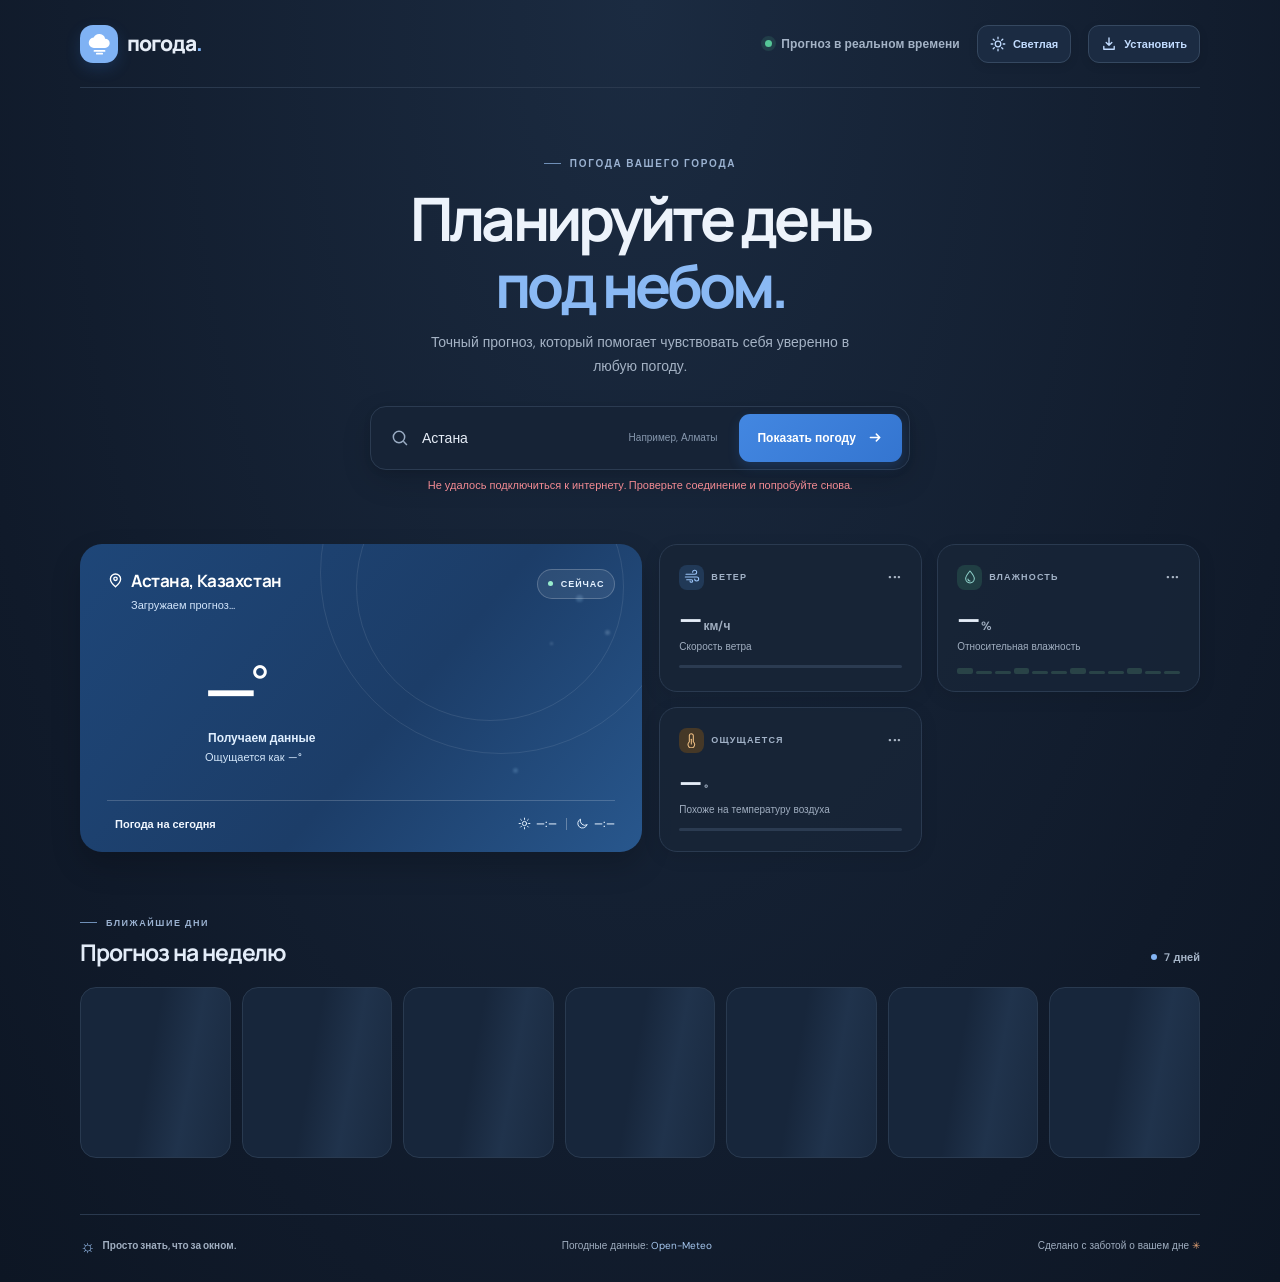
<file: index.html>
<!doctype html>
<html lang="ru" data-theme="dark">
  <head>
    <meta charset="UTF-8" />
    <meta name="viewport" content="width=device-width, initial-scale=1.0" />
    <meta name="theme-color" content="#101a2a" />
    <meta name="description" content="Простой прогноз погоды на сегодня и на 7 дней." />
    <title>Погода — прогноз рядом</title>
    <link rel="manifest" href="./manifest.webmanifest" />
    <link rel="icon" href="./icons/icon-192.png" type="image/png" />
    <link rel="apple-touch-icon" href="./icons/icon-192.png" />
    <link rel="preconnect" href="https://fonts.googleapis.com" />
    <link rel="preconnect" href="https://fonts.gstatic.com" crossorigin />
    <link href="https://fonts.googleapis.com/css2?family=DM+Sans:wght@400;500;600;700&family=Manrope:wght@400;500;600;700;800&display=swap" rel="stylesheet" />
    <script>
      try {
        document.documentElement.dataset.theme = localStorage.getItem("weather-theme") || "dark";
      } catch {
        document.documentElement.dataset.theme = "dark";
      }
    </script>
    <link rel="stylesheet" href="style.css?v=4" />
    <script src="app.js?v=4" defer></script>
  </head>
  <body>
    <div class="page-shell">
      <header class="topbar">
        <a class="brand" href="#top" aria-label="Погода — на главную">
          <span class="brand-mark" aria-hidden="true">
            <svg viewBox="0 0 40 40" fill="none"><path d="M12 26.5h16.2a6.8 6.8 0 0 0 .2-13.6 9 9 0 0 0-17-1.7A7.6 7.6 0 0 0 12 26.5Z" fill="currentColor"/><path d="M12.5 31h15M16 35h8" stroke="currentColor" stroke-width="2.5" stroke-linecap="round"/></svg>
          </span>
          <span>погода<span class="brand-dot">.</span></span>
        </a>
        <div class="topbar-actions">
          <div class="topbar-note"><span class="live-dot"></span> Прогноз в реальном времени</div>
          <button class="theme-button" id="theme-button" type="button" aria-label="Переключить на светлую тему" title="Переключить тему">
            <svg class="theme-icon" viewBox="0 0 20 20" aria-hidden="true"><circle cx="10" cy="10" r="3.5"/><path d="M10 1.5v2m0 13v2m8.5-8.5h-2m-13 0h-2m14.5-6-1.4 1.4m-9.2 9.2L4 16m12 0-1.4-1.4M4 4l1.4 1.4"/></svg>
            <span class="theme-label">Светлая</span>
          </button>
          <button class="install-button" id="install-button" type="button" aria-label="Установить приложение">
            <svg viewBox="0 0 20 20" aria-hidden="true"><path d="M10 2.5v9m0 0 3.5-3.5M10 11.5 6.5 8M3.5 13v3.5h13V13" /></svg>
            <span>Установить</span>
          </button>
        </div>
      </header>

      <main id="top">
        <section class="intro" aria-labelledby="page-title">
          <div class="eyebrow"><span class="eyebrow-line"></span> ПОГОДА ВАШЕГО ГОРОДА</div>
          <h1 id="page-title">Планируйте день<br /><span>под небом.</span></h1>
          <p class="intro-copy">Точный прогноз, который помогает чувствовать себя уверенно в любую погоду.</p>

          <form class="search-form" id="search-form" autocomplete="off">
            <label class="search-box" for="city-input">
              <svg class="search-icon" viewBox="0 0 24 24" aria-hidden="true"><circle cx="10.8" cy="10.8" r="6.8"/><path d="m16 16 4.3 4.3"/></svg>
              <input id="city-input" name="city" type="search" placeholder="Введите город" value="Астана" aria-label="Название города" required minlength="2" />
              <span class="input-hint">Например, Алматы</span>
            </label>
            <button class="search-button" id="search-button" type="submit">
              <span class="button-label">Показать погоду</span>
              <span class="button-spinner" aria-hidden="true"></span>
              <svg viewBox="0 0 20 20" aria-hidden="true"><path d="M4 10h11m-4-4 4 4-4 4"/></svg>
            </button>
            <div class="search-results" id="search-results" role="listbox" aria-label="Выберите город"></div>
          </form>
          <p class="form-message" id="form-message" role="status" aria-live="polite"></p>
        </section>

        <section class="weather-layout" id="weather-panel" aria-label="Погода" aria-busy="true">
          <article class="current-card">
            <div class="card-orb orb-one"></div><div class="card-orb orb-two"></div>
            <div class="current-topline">
              <div>
                <div class="location-label"><svg viewBox="0 0 20 20" aria-hidden="true"><path d="M16 8.3c0 4.2-6 9.1-6 9.1S4 12.5 4 8.3a6 6 0 1 1 12 0Z"/><circle cx="10" cy="8" r="2"/></svg><span id="location-name">Астана, Казахстан</span></div>
                <p class="local-time" id="local-time">Загружаем прогноз…</p>
              </div>
              <span class="today-pill"><span class="live-dot"></span> СЕЙЧАС</span>
            </div>
            <div class="current-main">
              <div class="current-condition">
                <div class="weather-icon current-icon" id="current-icon" aria-hidden="true"></div>
                <div class="temperature-wrap">
                  <div class="temperature" id="temperature">—<span>°</span></div>
                  <div class="condition-label" id="condition-label">Получаем данные</div>
                </div>
              </div>
              <div class="high-low" id="high-low">Ощущается как —°</div>
            </div>
            <div class="current-bottom">
              <div class="today-summary"><span class="summary-icon" id="today-icon" aria-hidden="true"></span><span id="today-summary">Погода на сегодня</span></div>
              <div class="sun-times"><span><svg viewBox="0 0 20 20" aria-hidden="true"><circle cx="10" cy="10" r="3.3"/><path d="M10 1.7v2m0 12.6v2M1.7 10h2m12.6 0h2m-14.2-6.3 1.4 1.4m9 9 1.4 1.4m0-11.8-1.4 1.4m-9 9-1.4 1.4"/></svg><b id="sunrise">—:—</b></span><i></i><span><svg viewBox="0 0 20 20" aria-hidden="true"><path d="M16.8 12.2A7.2 7.2 0 0 1 7 3.3a7.2 7.2 0 1 0 9.8 8.9Z"/></svg><b id="sunset">—:—</b></span></div>
            </div>
          </article>

          <div class="detail-grid" aria-label="Погодные показатели">
            <article class="detail-card">
              <div class="detail-heading"><span class="detail-icon wind-icon"><svg viewBox="0 0 24 24" aria-hidden="true"><path d="M3 8h13a3 3 0 1 0-3-3M2 12h17a3 3 0 1 1-3 3M4 16h7a2 2 0 1 1-2 2"/></svg></span><span>ВЕТЕР</span><span class="detail-kebab">···</span></div>
              <div class="detail-value"><span id="wind-value">—</span><small> км/ч</small></div>
              <div class="detail-note" id="wind-note">Скорость ветра</div>
              <div class="wind-meter"><span id="wind-meter-fill"></span></div>
            </article>
            <article class="detail-card">
              <div class="detail-heading"><span class="detail-icon humidity-icon"><svg viewBox="0 0 24 24" aria-hidden="true"><path d="M12 3s-6.5 7.4-6.5 11.4a6.5 6.5 0 1 0 13 0C18.5 10.4 12 3 12 3Z"/><path d="M9 15a3 3 0 0 0 3 3"/></svg></span><span>ВЛАЖНОСТЬ</span><span class="detail-kebab">···</span></div>
              <div class="detail-value"><span id="humidity-value">—</span><small>%</small></div>
              <div class="detail-note">Относительная влажность</div>
              <div class="humidity-bars" aria-hidden="true"><i></i><i></i><i></i><i></i><i></i><i></i><i></i><i></i><i></i><i></i><i></i><i></i></div>
            </article>
            <article class="detail-card feels-card">
              <div class="detail-heading"><span class="detail-icon feels-icon"><svg viewBox="0 0 24 24" aria-hidden="true"><path d="M14 14.8V5.5a3 3 0 0 0-6 0v9.3a5 5 0 1 0 6 0Z"/><path d="M11 11v7"/></svg></span><span>ОЩУЩАЕТСЯ</span><span class="detail-kebab">···</span></div>
              <div class="detail-value"><span id="feels-value">—</span><small>°</small></div>
              <div class="detail-note" id="feels-note">Похоже на температуру воздуха</div>
              <div class="feels-track"><span id="feels-track-fill"></span></div>
            </article>
          </div>
        </section>

        <section class="forecast-section" aria-labelledby="forecast-title">
          <div class="section-heading">
            <div><div class="eyebrow"><span class="eyebrow-line"></span> БЛИЖАЙШИЕ ДНИ</div><h2 id="forecast-title">Прогноз на неделю</h2></div>
            <div class="week-label"><span class="week-label-dot"></span> 7 дней</div>
          </div>
          <div class="forecast-grid" id="forecast-grid" aria-live="polite">
            <div class="forecast-skeleton"></div><div class="forecast-skeleton"></div><div class="forecast-skeleton"></div><div class="forecast-skeleton"></div><div class="forecast-skeleton"></div><div class="forecast-skeleton"></div><div class="forecast-skeleton"></div>
          </div>
        </section>
      </main>

      <footer class="footer">
        <div class="footer-brand"><span class="footer-mark">☼</span><span>Просто знать, что за окном.</span></div>
        <p>Погодные данные: <a href="https://open-meteo.com/" target="_blank" rel="noreferrer">Open-Meteo</a></p>
        <p class="footer-credit">Сделано с заботой о вашем дне <span>✳</span></p>
      </footer>
    </div>
  </body>
</html>
</file>
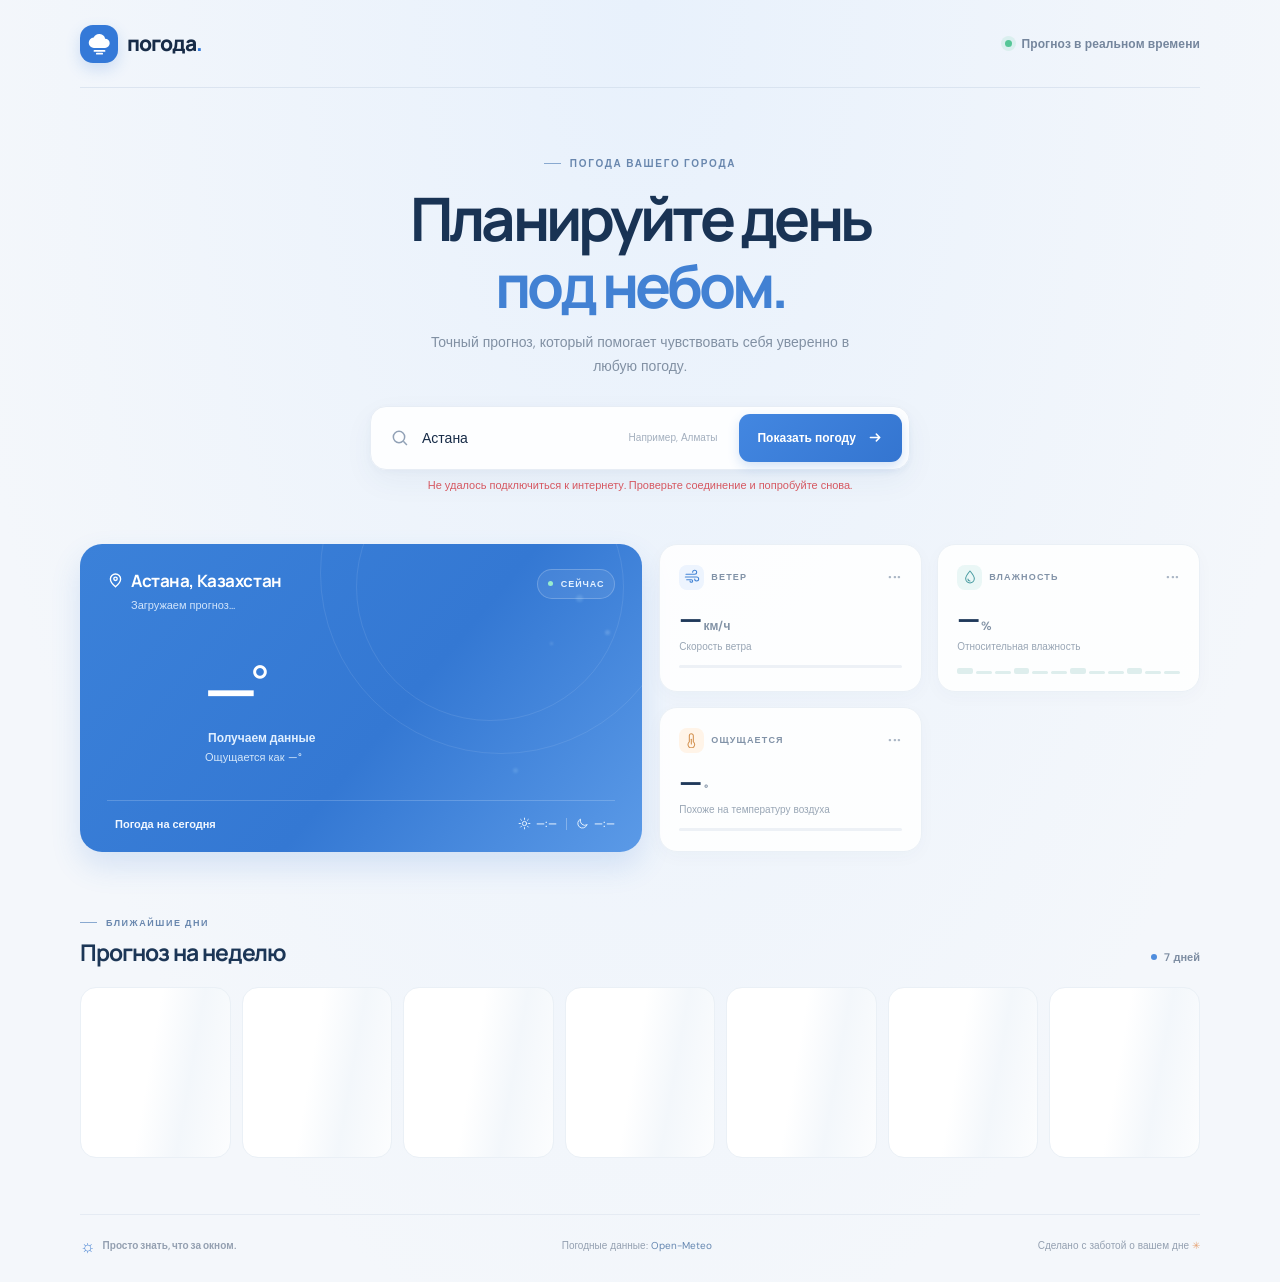
<file: Weather App GitHub Pages/index.html>
<!doctype html>
<html lang="ru">
  <head>
    <meta charset="UTF-8" />
    <meta name="viewport" content="width=device-width, initial-scale=1.0" />
    <meta name="theme-color" content="#f3f7fb" />
    <meta name="description" content="Простой прогноз погоды на сегодня и на 7 дней." />
    <title>Погода — прогноз рядом</title>
    <link rel="preconnect" href="https://fonts.googleapis.com" />
    <link rel="preconnect" href="https://fonts.gstatic.com" crossorigin />
    <link href="https://fonts.googleapis.com/css2?family=DM+Sans:wght@400;500;600;700&family=Manrope:wght@400;500;600;700;800&display=swap" rel="stylesheet" />
    <link rel="stylesheet" href="style.css" />
    <script src="app.js" defer></script>
  </head>
  <body>
    <div class="page-shell">
      <header class="topbar">
        <a class="brand" href="#top" aria-label="Погода — на главную">
          <span class="brand-mark" aria-hidden="true">
            <svg viewBox="0 0 40 40" fill="none"><path d="M12 26.5h16.2a6.8 6.8 0 0 0 .2-13.6 9 9 0 0 0-17-1.7A7.6 7.6 0 0 0 12 26.5Z" fill="currentColor"/><path d="M12.5 31h15M16 35h8" stroke="currentColor" stroke-width="2.5" stroke-linecap="round"/></svg>
          </span>
          <span>погода<span class="brand-dot">.</span></span>
        </a>
        <div class="topbar-note"><span class="live-dot"></span> Прогноз в реальном времени</div>
      </header>

      <main id="top">
        <section class="intro" aria-labelledby="page-title">
          <div class="eyebrow"><span class="eyebrow-line"></span> ПОГОДА ВАШЕГО ГОРОДА</div>
          <h1 id="page-title">Планируйте день<br /><span>под небом.</span></h1>
          <p class="intro-copy">Точный прогноз, который помогает чувствовать себя уверенно в любую погоду.</p>

          <form class="search-form" id="search-form" autocomplete="off">
            <label class="search-box" for="city-input">
              <svg class="search-icon" viewBox="0 0 24 24" aria-hidden="true"><circle cx="10.8" cy="10.8" r="6.8"/><path d="m16 16 4.3 4.3"/></svg>
              <input id="city-input" name="city" type="search" placeholder="Введите город" value="Астана" aria-label="Название города" required minlength="2" />
              <span class="input-hint">Например, Алматы</span>
            </label>
            <button class="search-button" id="search-button" type="submit">
              <span class="button-label">Показать погоду</span>
              <span class="button-spinner" aria-hidden="true"></span>
              <svg viewBox="0 0 20 20" aria-hidden="true"><path d="M4 10h11m-4-4 4 4-4 4"/></svg>
            </button>
            <div class="search-results" id="search-results" role="listbox" aria-label="Выберите город"></div>
          </form>
          <p class="form-message" id="form-message" role="status" aria-live="polite"></p>
        </section>

        <section class="weather-layout" id="weather-panel" aria-label="Погода" aria-busy="true">
          <article class="current-card">
            <div class="card-orb orb-one"></div><div class="card-orb orb-two"></div>
            <div class="current-topline">
              <div>
                <div class="location-label"><svg viewBox="0 0 20 20" aria-hidden="true"><path d="M16 8.3c0 4.2-6 9.1-6 9.1S4 12.5 4 8.3a6 6 0 1 1 12 0Z"/><circle cx="10" cy="8" r="2"/></svg><span id="location-name">Астана, Казахстан</span></div>
                <p class="local-time" id="local-time">Загружаем прогноз…</p>
              </div>
              <span class="today-pill"><span class="live-dot"></span> СЕЙЧАС</span>
            </div>
            <div class="current-main">
              <div class="current-condition">
                <div class="weather-icon current-icon" id="current-icon" aria-hidden="true"></div>
                <div class="temperature-wrap">
                  <div class="temperature" id="temperature">—<span>°</span></div>
                  <div class="condition-label" id="condition-label">Получаем данные</div>
                </div>
              </div>
              <div class="high-low" id="high-low">Ощущается как —°</div>
            </div>
            <div class="current-bottom">
              <div class="today-summary"><span class="summary-icon" id="today-icon" aria-hidden="true"></span><span id="today-summary">Погода на сегодня</span></div>
              <div class="sun-times"><span><svg viewBox="0 0 20 20" aria-hidden="true"><circle cx="10" cy="10" r="3.3"/><path d="M10 1.7v2m0 12.6v2M1.7 10h2m12.6 0h2m-14.2-6.3 1.4 1.4m9 9 1.4 1.4m0-11.8-1.4 1.4m-9 9-1.4 1.4"/></svg><b id="sunrise">—:—</b></span><i></i><span><svg viewBox="0 0 20 20" aria-hidden="true"><path d="M16.8 12.2A7.2 7.2 0 0 1 7 3.3a7.2 7.2 0 1 0 9.8 8.9Z"/></svg><b id="sunset">—:—</b></span></div>
            </div>
          </article>

          <div class="detail-grid" aria-label="Погодные показатели">
            <article class="detail-card">
              <div class="detail-heading"><span class="detail-icon wind-icon"><svg viewBox="0 0 24 24" aria-hidden="true"><path d="M3 8h13a3 3 0 1 0-3-3M2 12h17a3 3 0 1 1-3 3M4 16h7a2 2 0 1 1-2 2"/></svg></span><span>ВЕТЕР</span><span class="detail-kebab">···</span></div>
              <div class="detail-value"><span id="wind-value">—</span><small> км/ч</small></div>
              <div class="detail-note" id="wind-note">Скорость ветра</div>
              <div class="wind-meter"><span id="wind-meter-fill"></span></div>
            </article>
            <article class="detail-card">
              <div class="detail-heading"><span class="detail-icon humidity-icon"><svg viewBox="0 0 24 24" aria-hidden="true"><path d="M12 3s-6.5 7.4-6.5 11.4a6.5 6.5 0 1 0 13 0C18.5 10.4 12 3 12 3Z"/><path d="M9 15a3 3 0 0 0 3 3"/></svg></span><span>ВЛАЖНОСТЬ</span><span class="detail-kebab">···</span></div>
              <div class="detail-value"><span id="humidity-value">—</span><small>%</small></div>
              <div class="detail-note">Относительная влажность</div>
              <div class="humidity-bars" aria-hidden="true"><i></i><i></i><i></i><i></i><i></i><i></i><i></i><i></i><i></i><i></i><i></i><i></i></div>
            </article>
            <article class="detail-card feels-card">
              <div class="detail-heading"><span class="detail-icon feels-icon"><svg viewBox="0 0 24 24" aria-hidden="true"><path d="M14 14.8V5.5a3 3 0 0 0-6 0v9.3a5 5 0 1 0 6 0Z"/><path d="M11 11v7"/></svg></span><span>ОЩУЩАЕТСЯ</span><span class="detail-kebab">···</span></div>
              <div class="detail-value"><span id="feels-value">—</span><small>°</small></div>
              <div class="detail-note" id="feels-note">Похоже на температуру воздуха</div>
              <div class="feels-track"><span id="feels-track-fill"></span></div>
            </article>
          </div>
        </section>

        <section class="forecast-section" aria-labelledby="forecast-title">
          <div class="section-heading">
            <div><div class="eyebrow"><span class="eyebrow-line"></span> БЛИЖАЙШИЕ ДНИ</div><h2 id="forecast-title">Прогноз на неделю</h2></div>
            <div class="week-label"><span class="week-label-dot"></span> 7 дней</div>
          </div>
          <div class="forecast-grid" id="forecast-grid" aria-live="polite">
            <div class="forecast-skeleton"></div><div class="forecast-skeleton"></div><div class="forecast-skeleton"></div><div class="forecast-skeleton"></div><div class="forecast-skeleton"></div><div class="forecast-skeleton"></div><div class="forecast-skeleton"></div>
          </div>
        </section>
      </main>

      <footer class="footer">
        <div class="footer-brand"><span class="footer-mark">☼</span><span>Просто знать, что за окном.</span></div>
        <p>Погодные данные: <a href="https://open-meteo.com/" target="_blank" rel="noreferrer">Open-Meteo</a></p>
        <p class="footer-credit">Сделано с заботой о вашем дне <span>✳</span></p>
      </footer>
    </div>
  </body>
</html>
</file>
<file: style.css>
:root {
  color-scheme: light;
  --ink: #172b47;
  --muted: #8291a5;
  --blue: #3479d8;
  --blue-dark: #2266c5;
  --line: #e9eef5;
  --paper: #ffffff;
  --bg: #f4f7fb;
  font-family: "DM Sans", sans-serif;
  font-synthesis: none;
  text-rendering: optimizeLegibility;
}

* { box-sizing: border-box; }
html { min-width: 320px; scroll-behavior: smooth; }
body { margin: 0; min-height: 100vh; color: var(--ink); background: radial-gradient(ellipse at 50% 0%, #e8f1fc 0%, #f4f7fb 43rem, #f4f7fb 100%); }
button, input { font: inherit; }
button { -webkit-tap-highlight-color: transparent; }
.page-shell { width: min(1120px, calc(100% - 64px)); margin: 0 auto; }
.topbar { height: 88px; display: flex; align-items: center; justify-content: space-between; border-bottom: 1px solid rgba(206, 218, 232, .58); }
.brand { display: inline-flex; align-items: center; gap: 9px; color: var(--ink); text-decoration: none; font: 800 21px/1 "Manrope", sans-serif; letter-spacing: -1px; }
.brand-mark { width: 38px; height: 38px; display: grid; place-items: center; color: #fff; background: var(--blue); border-radius: 13px; box-shadow: 0 6px 15px #3479d833; }
.brand-mark svg { width: 27px; }
.brand-dot { color: var(--blue); }
.topbar-note { display: flex; align-items: center; gap: 9px; color: #75869d; font-size: 12px; font-weight: 600; letter-spacing: .01em; }
.topbar-actions { display: flex; align-items: center; gap: 17px; }
.install-button { display: inline-flex; align-items: center; justify-content: center; gap: 7px; min-height: 38px; padding: 0 12px; border: 1px solid #dce7f5; border-radius: 11px; color: #3479d8; background: #fff; box-shadow: 0 3px 10px #3151780b; cursor: pointer; font-size: 11px; font-weight: 700; transition: transform .2s ease, box-shadow .2s ease, background .2s ease; }
.install-button:hover { background: #f6f9fe; box-shadow: 0 6px 14px #31517814; transform: translateY(-1px); }
.install-button:focus-visible { outline: 3px solid #79a9ec88; outline-offset: 2px; }
.install-button svg { width: 16px; height: 16px; fill: none; stroke: currentColor; stroke-width: 1.7; stroke-linecap: round; stroke-linejoin: round; }
.install-button[hidden] { display: none; }
.theme-button { display: inline-flex; align-items: center; justify-content: center; gap: 7px; min-height: 38px; padding: 0 12px; border: 1px solid #dce7f5; border-radius: 11px; color: #3479d8; background: #fff; box-shadow: 0 3px 10px #3151780b; cursor: pointer; font-size: 11px; font-weight: 700; transition: transform .2s ease, box-shadow .2s ease, background .2s ease; }
.theme-button:hover { background: #f6f9fe; box-shadow: 0 6px 14px #31517814; transform: translateY(-1px); }
.theme-button:focus-visible { outline: 3px solid #79a9ec88; outline-offset: 2px; }
.theme-button svg { width: 16px; height: 16px; fill: none; stroke: currentColor; stroke-width: 1.6; stroke-linecap: round; stroke-linejoin: round; }
.live-dot { width: 7px; height: 7px; background: #55c697; display: inline-block; border-radius: 50%; box-shadow: 0 0 0 4px #55c69722; }
.intro { max-width: 630px; margin: 69px auto 50px; text-align: center; }
.eyebrow { display: flex; align-items: center; justify-content: center; gap: 9px; color: #6987ae; font-size: 10px; font-weight: 700; letter-spacing: .17em; }
.eyebrow-line { width: 17px; height: 1px; background: #89a9d0; }
h1, h2 { font-family: "Manrope", sans-serif; }
h1 { margin: 15px 0 12px; color: #193354; font-size: clamp(42px, 6vw, 60px); font-weight: 700; line-height: 1.12; letter-spacing: -.065em; }
h1 span { color: #4281d3; }
.intro-copy { margin: 0 auto; max-width: 430px; color: #8190a3; font-size: 14px; line-height: 1.7; }
.search-form { position: relative; display: flex; gap: 10px; max-width: 540px; margin: 27px auto 0; padding: 7px; border: 1px solid #e7edf5; border-radius: 16px; background: rgba(255,255,255,.91); box-shadow: 0 11px 30px #3151780d, 0 2px 7px #31517808; text-align: left; }
.search-box { display: flex; flex: 1; min-width: 0; align-items: center; gap: 12px; padding: 0 12px; }
.search-icon { width: 20px; height: 20px; fill: none; stroke: #91a1b6; stroke-width: 1.8; flex: none; }
.search-box input { width: 100%; min-width: 0; padding: 10px 0; border: 0; outline: none; color: var(--ink); background: transparent; font-size: 14px; }
.search-box input::placeholder { color: #9aa7b7; }
.input-hint { flex: none; color: #a3afbe; font-size: 10px; }
.search-button { display: inline-flex; align-items: center; justify-content: center; gap: 11px; min-height: 48px; padding: 0 18px; border: 0; border-radius: 11px; color: #fff; background: linear-gradient(135deg, #4387e1, #3475d0); box-shadow: 0 5px 12px #3479d833; cursor: pointer; font-size: 12px; font-weight: 700; white-space: nowrap; transition: transform .2s ease, box-shadow .2s ease, background .2s ease; }
.search-button:hover { background: linear-gradient(135deg, #367bd8, #2869c5); box-shadow: 0 8px 16px #3479d844; transform: translateY(-1px); }
.search-button:focus-visible, .search-box input:focus-visible { outline: 3px solid #79a9ec88; outline-offset: 2px; }
.search-button svg { width: 17px; fill: none; stroke: currentColor; stroke-width: 1.8; stroke-linecap: round; stroke-linejoin: round; }
.button-spinner { display: none; width: 14px; height: 14px; border: 2px solid #ffffff66; border-top-color: #fff; border-radius: 50%; animation: spin .7s linear infinite; }
.search-form.is-loading .button-label, .search-form.is-loading .search-button svg { display: none; }
.search-form.is-loading .button-spinner { display: inline-block; }
.search-button:disabled { cursor: wait; opacity: .85; }
.search-results { position: absolute; z-index: 5; top: calc(100% + 8px); right: 0; left: 0; display: none; padding: 6px; border: 1px solid var(--line); border-radius: 13px; background: #fff; box-shadow: 0 16px 40px #203e631f; }
.search-results.is-visible { display: block; animation: pop-in .18s ease both; }
.city-option { display: flex; width: 100%; align-items: center; gap: 11px; padding: 11px; border: 0; border-radius: 9px; background: transparent; color: var(--ink); text-align: left; cursor: pointer; }
.city-option:hover, .city-option:focus-visible { outline: none; background: #f1f6fc; }
.city-option-pin { width: 31px; height: 31px; display: grid; place-items: center; border-radius: 9px; color: var(--blue); background: #edf4fd; }
.city-option-pin svg { width: 16px; fill: none; stroke: currentColor; stroke-width: 1.7; }
.city-option-main { flex: 1; font-size: 13px; font-weight: 700; }
.city-option-sub { color: #94a2b4; font-size: 11px; }
.city-option-arrow { color: #9caec2; }
.form-message { min-height: 16px; margin: 8px 0 0; color: #da5962; font-size: 11px; }
.form-message.is-info { color: #547ca9; }
.form-message:empty { visibility: hidden; }
.weather-layout { display: grid; grid-template-columns: 1.04fr 1fr; gap: 17px; transition: opacity .25s ease; }
.weather-layout.is-loading { opacity: .67; }
.current-card { position: relative; isolation: isolate; min-height: 306px; overflow: hidden; display: flex; flex-direction: column; justify-content: space-between; padding: 25px 27px 21px; border-radius: 22px; color: #fff; background: linear-gradient(130deg, #3b81d9 0%, #3478d3 56%, #5b9ae7 100%); box-shadow: 0 14px 30px #397cd52a; }
.current-card::before { position: absolute; z-index: -2; top: -152px; right: -40px; width: 360px; height: 360px; border: 1px solid #ffffff17; border-radius: 50%; content: ""; }
.current-card::after { position: absolute; z-index: -2; top: -91px; right: 18px; width: 266px; height: 266px; border: 1px solid #ffffff18; border-radius: 50%; content: ""; }
.card-orb { position: absolute; z-index: -1; border-radius: 50%; background: #a5d7fc; filter: blur(1px); opacity: .2; animation: float 7s ease-in-out infinite; }
.orb-one { top: 51px; right: 59px; width: 7px; height: 7px; box-shadow: 28px 34px 0 -1px #d4ecff, -28px 45px 0 -2px #d4ecff; }
.orb-two { right: 124px; bottom: 79px; width: 5px; height: 5px; animation-delay: -3s; }
.current-topline, .current-bottom { display: flex; align-items: flex-start; justify-content: space-between; gap: 10px; }
.location-label { display: flex; align-items: center; gap: 7px; font-family: "Manrope", sans-serif; font-size: 17px; font-weight: 700; letter-spacing: -.025em; }
.location-label svg { width: 17px; height: 17px; fill: none; stroke: currentColor; stroke-width: 1.6; }
.local-time { margin: 6px 0 0 24px; color: #d2e5fb; font-size: 11px; }
.today-pill { display: inline-flex; align-items: center; gap: 8px; padding: 8px 10px; border: 1px solid #ffffff35; border-radius: 999px; color: #e4f1ff; background: #ffffff13; font-size: 9px; font-weight: 700; letter-spacing: .1em; }
.today-pill .live-dot { width: 5px; height: 5px; background: #98edcd; box-shadow: none; }
.current-main { margin: 18px 0 10px; }
.current-condition { display: flex; align-items: center; gap: 12px; }
.weather-icon { display: flex; align-items: center; justify-content: center; flex: none; }
.weather-icon svg { width: 100%; height: 100%; overflow: visible; }
.current-icon { width: 85px; height: 85px; filter: drop-shadow(0 7px 10px #1751a735); animation: float 5.5s ease-in-out infinite; }
.weather-icon .sun-core { fill: #ffe598; }
.weather-icon .sun-rays { fill: none; stroke: #ffe598; stroke-width: 4; stroke-linecap: round; }
.weather-icon .cloud-main { fill: #f6fbff; }
.weather-icon .cloud-shadow { fill: #d3e7fa; }
.weather-icon .rain-line { stroke: #c8e8ff; stroke-width: 3; stroke-linecap: round; }
.weather-icon .snow-dot { fill: #fff; }
.weather-icon .flash { fill: #ffdf83; }
.weather-icon .fog-line { stroke: #e1f0ff; stroke-width: 3; stroke-linecap: round; }
.temperature { font-family: "Manrope", sans-serif; font-size: 69px; font-weight: 600; line-height: .95; letter-spacing: -.085em; }
.temperature span { vertical-align: 22px; font-size: 38px; font-weight: 500; }
.condition-label { margin: 8px 0 0 4px; color: #e0efff; font-size: 12px; font-weight: 600; }
.high-low { margin: 4px 0 0 98px; color: #d3e6fa; font-size: 11px; }
.current-bottom { align-items: center; padding-top: 16px; border-top: 1px solid #ffffff2e; }
.today-summary { display: flex; align-items: center; gap: 8px; color: #f1f7ff; font-size: 11px; font-weight: 600; }
.summary-icon { font-size: 15px; line-height: 1; }
.sun-times { display: flex; align-items: center; gap: 9px; color: #e3f0fd; font-size: 10px; }
.sun-times span { display: inline-flex; align-items: center; gap: 5px; }
.sun-times svg { width: 13px; height: 13px; fill: none; stroke: currentColor; stroke-width: 1.5; stroke-linecap: round; }
.sun-times i { width: 1px; height: 12px; background: #ffffff4d; }
.sun-times b { font-weight: 600; }
.detail-grid { display: grid; grid-template-columns: 1fr 1fr; gap: 15px; }
.detail-card { position: relative; min-height: 145px; padding: 20px 19px 17px; overflow: hidden; border: 1px solid #eaf0f6; border-radius: 18px; background: rgba(255,255,255,.88); box-shadow: 0 5px 18px #1f3d6007; transition: transform .2s ease, box-shadow .2s ease; }
.detail-card:hover, .forecast-card:hover { transform: translateY(-3px); box-shadow: 0 12px 26px #1f3d6010; }
.detail-heading { display: flex; align-items: center; gap: 7px; color: #8192a7; font-size: 9px; font-weight: 700; letter-spacing: .13em; }
.detail-icon { width: 25px; height: 25px; display: grid; place-items: center; border-radius: 8px; }
.detail-icon svg { width: 16px; height: 16px; fill: none; stroke: currentColor; stroke-width: 1.6; stroke-linecap: round; stroke-linejoin: round; }
.wind-icon { color: #4485d5; background: #edf4fe; }
.humidity-icon { color: #4a9ca2; background: #eaf7f6; }
.feels-icon { color: #d39251; background: #fff4e8; }
.detail-kebab { margin-left: auto; color: #aab6c5; font-size: 15px; letter-spacing: .05em; }
.detail-value { display: flex; align-items: baseline; margin: 14px 0 0; color: #1f395a; font-family: "Manrope", sans-serif; font-size: 30px; font-weight: 700; line-height: 1; letter-spacing: -.06em; }
.detail-value small { margin-left: 3px; color: #8393a6; font-family: "DM Sans", sans-serif; font-size: 12px; font-weight: 600; letter-spacing: 0; }
.detail-note { margin-top: 6px; color: #99a6b5; font-size: 10px; }
.wind-meter, .feels-track { height: 3px; margin-top: 12px; overflow: hidden; border-radius: 99px; background: #edf1f6; }
.wind-meter span, .feels-track span { display: block; width: 0; height: 100%; border-radius: inherit; background: linear-gradient(90deg, #64b7d7, #4383dd); transition: width .55s ease; }
.feels-track span { background: linear-gradient(90deg, #efc478, #e38464); }
.humidity-bars { display: flex; align-items: flex-end; gap: 3px; height: 12px; margin-top: 9px; }
.humidity-bars i { flex: 1; height: 3px; border-radius: 2px; background: #deeeed; transition: height .4s ease, background .4s ease; }
.humidity-bars i:nth-child(3n + 1) { height: 6px; }
.humidity-bars i.active { height: 10px; background: #6dbcb4; }
.forecast-section { margin-top: 65px; }
.section-heading { display: flex; align-items: flex-end; justify-content: space-between; margin-bottom: 19px; }
.section-heading .eyebrow { justify-content: flex-start; font-size: 9px; }
h2 { margin: 7px 0 0; color: #1c3656; font-size: 23px; font-weight: 700; letter-spacing: -.045em; }
.week-label { display: flex; align-items: center; gap: 7px; padding-bottom: 4px; color: #7d8da2; font-size: 11px; font-weight: 600; }
.week-label-dot { width: 6px; height: 6px; border-radius: 50%; background: #4f8ddd; }
.forecast-grid { display: grid; grid-template-columns: repeat(7, minmax(0, 1fr)); gap: 11px; }
.forecast-card { min-height: 171px; display: flex; flex-direction: column; align-items: center; padding: 16px 8px 13px; border: 1px solid #eaf0f6; border-radius: 16px; background: rgba(255,255,255,.9); box-shadow: 0 5px 18px #1f3d6006; transition: transform .2s ease, box-shadow .2s ease; animation: pop-in .32s ease both; }
.forecast-card:nth-child(2) { animation-delay: .03s; }.forecast-card:nth-child(3) { animation-delay: .06s; }.forecast-card:nth-child(4) { animation-delay: .09s; }.forecast-card:nth-child(5) { animation-delay: .12s; }.forecast-card:nth-child(6) { animation-delay: .15s; }.forecast-card:nth-child(7) { animation-delay: .18s; }
.forecast-day { color: #576d89; font-size: 11px; font-weight: 700; }
.forecast-date { margin-top: 4px; color: #a2adbb; font-size: 9px; }
.forecast-icon { width: 42px; height: 42px; margin: 10px 0 7px; }
.forecast-range { display: flex; align-items: center; gap: 7px; font-family: "Manrope", sans-serif; font-size: 12px; font-weight: 700; letter-spacing: -.035em; }
.forecast-max { color: #385a82; }.forecast-min { color: #9aa9b9; font-weight: 600; }
.forecast-rain { height: 12px; margin-top: 8px; color: #56a5cf; font-size: 9px; font-weight: 600; }
.forecast-skeleton { height: 171px; border: 1px solid #eaf0f6; border-radius: 16px; background: linear-gradient(100deg,#fff 25%,#f3f7fb 38%,#fff 60%); background-size: 200% 100%; animation: shimmer 1.5s infinite; }
.footer { display: flex; align-items: center; justify-content: space-between; gap: 16px; margin-top: 56px; padding: 20px 0 25px; border-top: 1px solid #e5ebf3; color: #94a0b1; font-size: 10px; }
.footer p { margin: 0; }
.footer a { color: #6587b1; text-decoration: none; }
.footer a:hover { color: var(--blue); text-decoration: underline; }
.footer-brand { display: flex; align-items: center; gap: 7px; font-weight: 600; }
.footer-mark { color: #4c86d4; font-size: 17px; }
.footer-credit span { color: #e6a476; }
.sr-only { position: absolute; width: 1px; height: 1px; overflow: hidden; clip: rect(0,0,0,0); white-space: nowrap; clip-path: inset(50%); }

@keyframes spin { to { transform: rotate(360deg); } }
@keyframes float { 0%,100% { transform: translateY(0); } 50% { transform: translateY(-6px); } }
@keyframes pop-in { from { opacity: 0; transform: translateY(7px); } to { opacity: 1; transform: translateY(0); } }
@keyframes shimmer { to { background-position-x: -200%; } }

@media (max-width: 850px) {
  .page-shell { width: min(720px, calc(100% - 40px)); }
  .weather-layout { grid-template-columns: 1fr; }
  .current-card { min-height: 284px; }
  .detail-grid { gap: 12px; }
  .forecast-grid { grid-template-columns: repeat(4, minmax(0, 1fr)); }
  .forecast-card:nth-child(n + 5) { min-height: 158px; }
  .forecast-section { margin-top: 50px; }
}
@media (max-width: 520px) {
  .page-shell { width: calc(100% - 32px); }
  .topbar { height: 70px; }
  .brand { font-size: 19px; }
  .brand-mark { width: 34px; height: 34px; border-radius: 11px; }
  .topbar-note { gap: 7px; font-size: 10px; }
  .intro { margin: 43px auto 28px; }
  h1 { margin-top: 13px; font-size: 43px; }
  .intro-copy { max-width: 310px; font-size: 12px; }
  .search-form { gap: 5px; margin-top: 21px; padding: 5px; border-radius: 14px; }
  .search-box { gap: 8px; padding: 0 8px; }
  .search-box input { font-size: 13px; }
  .input-hint { display: none; }
  .search-button { min-height: 44px; gap: 0; padding: 0 12px; border-radius: 10px; font-size: 11px; }
  .search-button svg { display: none; }
  .current-card { min-height: 277px; padding: 20px 19px 17px; border-radius: 19px; }
  .location-label { font-size: 15px; }
  .local-time { font-size: 10px; }
  .today-pill { padding: 7px 8px; font-size: 8px; }
  .current-icon { width: 75px; height: 75px; }
  .temperature { font-size: 62px; }
  .temperature span { vertical-align: 19px; font-size: 34px; }
  .high-low { margin-left: 87px; font-size: 10px; }
  .today-summary { font-size: 10px; }
  .sun-times { gap: 6px; font-size: 9px; }
  .detail-grid { gap: 9px; }
  .detail-card { min-height: 137px; padding: 15px 13px 13px; border-radius: 15px; }
  .detail-heading { gap: 6px; font-size: 8px; letter-spacing: .08em; }
  .detail-icon { width: 23px; height: 23px; }
  .detail-icon svg { width: 15px; height: 15px; }
  .detail-value { margin-top: 14px; font-size: 28px; }
  .detail-note { font-size: 9px; }
  .forecast-section { margin-top: 44px; }
  .section-heading { margin-bottom: 15px; }
  h2 { font-size: 21px; }
  .forecast-grid { grid-template-columns: repeat(2, minmax(0, 1fr)); gap: 9px; }
  .forecast-card { min-height: 132px; display: grid; grid-template-columns: 1fr auto; grid-template-rows: auto auto 1fr; align-items: center; justify-items: start; padding: 12px 13px; border-radius: 14px; }
  .forecast-day { grid-column: 1; grid-row: 1; font-size: 11px; }
  .forecast-date { grid-column: 1; grid-row: 2; }
  .forecast-icon { grid-column: 2; grid-row: 1 / 3; width: 39px; height: 39px; margin: 0; }
  .forecast-range { grid-column: 1; grid-row: 3; align-self: end; font-size: 12px; }
  .forecast-rain { grid-column: 2; grid-row: 3; align-self: end; justify-self: end; margin-top: 0; }
  .forecast-skeleton { height: 132px; }
  .footer { flex-wrap: wrap; justify-content: center; gap: 10px 18px; margin-top: 42px; padding-bottom: 22px; text-align: center; }
  .footer-credit { width: 100%; }
}
@media (max-width: 360px) {
  .page-shell { width: calc(100% - 24px); }
  .topbar-note { font-size: 9px; }
  h1 { font-size: 39px; }
  .search-button { padding: 0 9px; font-size: 10px; }
  .current-card { padding-right: 14px; padding-left: 14px; }
  .current-icon { width: 67px; height: 67px; }
  .temperature { font-size: 57px; }
  .high-low { margin-left: 79px; }
  .sun-times { font-size: 8px; }
}
@media (prefers-reduced-motion: reduce) {
  *, *::before, *::after { scroll-behavior: auto !important; animation-duration: .01ms !important; animation-iteration-count: 1 !important; transition-duration: .01ms !important; }
}
@media (max-width: 520px) {
  .topbar-actions { gap: 0; }
  .topbar-note { display: none; }
  .install-button { width: 39px; min-height: 39px; padding: 0; }
  .install-button span { position: absolute; width: 1px; height: 1px; overflow: hidden; clip: rect(0, 0, 0, 0); white-space: nowrap; }
  .theme-button { width: 39px; min-height: 39px; padding: 0; }
  .theme-label { position: absolute; width: 1px; height: 1px; overflow: hidden; clip: rect(0, 0, 0, 0); white-space: nowrap; }
}

:root[data-theme="dark"] {
  color-scheme: dark;
  --ink: #e6edf7;
  --muted: #a1b0c3;
  --blue: #7fb2f4;
  --blue-dark: #5e99e9;
  --line: #2a3a50;
  --paper: #17263b;
  --bg: #101a2a;
}
:root[data-theme="dark"] body { color: var(--ink); background: radial-gradient(ellipse at 50% 0%, #1b2b41 0%, #101a2a 43rem, #0d1624 100%); }
:root[data-theme="dark"] .topbar { border-color: #2a394e; }
:root[data-theme="dark"] .topbar-note { color: #a4b3c6; }
:root[data-theme="dark"] .eyebrow { color: #9bb2d1; }
:root[data-theme="dark"] .eyebrow-line { background: #6f8fb7; }
:root[data-theme="dark"] h1 { color: #edf3fb; }
:root[data-theme="dark"] h1 span { color: #8ab9f4; }
:root[data-theme="dark"] h2 { color: #e3ecf8; }
:root[data-theme="dark"] .intro-copy { color: #a5b3c5; }
:root[data-theme="dark"] .search-form { border-color: #2b3b51; background: rgba(23, 36, 55, .94); box-shadow: 0 11px 30px #00000024, 0 2px 7px #00000014; }
:root[data-theme="dark"] .search-icon { stroke: #9aacc3; }
:root[data-theme="dark"] .search-box input { color: #e7eef8; }
:root[data-theme="dark"] .search-box input::placeholder { color: #91a1b6; }
:root[data-theme="dark"] .input-hint { color: #8798ae; }
:root[data-theme="dark"] .search-results { border-color: #30425a; background: #17263b; box-shadow: 0 16px 40px #00000040; }
:root[data-theme="dark"] .city-option { color: #e5edf8; }
:root[data-theme="dark"] .city-option:hover,
:root[data-theme="dark"] .city-option:focus-visible { background: #22344c; }
:root[data-theme="dark"] .city-option-pin { color: #9bc4fb; background: #243b58; }
:root[data-theme="dark"] .city-option-sub,
:root[data-theme="dark"] .city-option-arrow { color: #9aabc0; }
:root[data-theme="dark"] .form-message { color: #ff929b; }
:root[data-theme="dark"] .form-message.is-info { color: #a7c9f1; }
:root[data-theme="dark"] .current-card { background: linear-gradient(130deg, #1e4678 0%, #1c3d68 56%, #28578d 100%); box-shadow: 0 14px 30px #00000030; }
:root[data-theme="dark"] .detail-card,
:root[data-theme="dark"] .forecast-card { border-color: #2a3a50; background: rgba(23, 36, 55, .92); box-shadow: 0 5px 18px #00000018; }
:root[data-theme="dark"] .detail-card:hover,
:root[data-theme="dark"] .forecast-card:hover { box-shadow: 0 12px 26px #00000035; }
:root[data-theme="dark"] .detail-heading { color: #a2b2c7; }
:root[data-theme="dark"] .detail-value { color: #e5edf8; }
:root[data-theme="dark"] .detail-value small,
:root[data-theme="dark"] .detail-note { color: #a0aec0; }
:root[data-theme="dark"] .wind-icon { color: #9ac3f8; background: #213957; }
:root[data-theme="dark"] .humidity-icon { color: #8ed1ca; background: #203e43; }
:root[data-theme="dark"] .feels-icon { color: #edbd82; background: #453827; }
:root[data-theme="dark"] .wind-meter,
:root[data-theme="dark"] .feels-track { background: #2b3b51; }
:root[data-theme="dark"] .humidity-bars i { background: #294347; }
:root[data-theme="dark"] .humidity-bars i.active { background: #62b8ae; }
:root[data-theme="dark"] .week-label { color: #a6b5c8; }
:root[data-theme="dark"] .week-label-dot { background: #83b4f3; }
:root[data-theme="dark"] .forecast-day { color: #d4dfed; }
:root[data-theme="dark"] .forecast-date { color: #9aaabe; }
:root[data-theme="dark"] .forecast-max { color: #d9e8fb; }
:root[data-theme="dark"] .forecast-min { color: #a2b0c1; }
:root[data-theme="dark"] .forecast-rain { color: #7ec8ec; }
:root[data-theme="dark"] .forecast-skeleton { border-color: #293a50; background: linear-gradient(100deg, #17263b 25%, #20334c 38%, #17263b 60%); background-size: 200% 100%; }
:root[data-theme="dark"] .footer { border-color: #2a394e; color: #a0aec0; }
:root[data-theme="dark"] .footer a { color: #a6c7ef; }
:root[data-theme="dark"] .footer a:hover { color: #d2e6ff; }
:root[data-theme="dark"] .footer-mark { color: #9dc4f5; }
:root[data-theme="dark"] .install-button,
:root[data-theme="dark"] .theme-button { border-color: #354860; color: #c2dcff; background: #1b2b42; box-shadow: 0 3px 10px #00000018; }
:root[data-theme="dark"] .install-button:hover,
:root[data-theme="dark"] .theme-button:hover { background: #253a55; box-shadow: 0 6px 14px #00000025; }
</file>
<file: Weather App GitHub Pages/style.css>
:root {
  color-scheme: light;
  --ink: #172b47;
  --muted: #8291a5;
  --blue: #3479d8;
  --blue-dark: #2266c5;
  --line: #e9eef5;
  --paper: #ffffff;
  --bg: #f4f7fb;
  font-family: "DM Sans", sans-serif;
  font-synthesis: none;
  text-rendering: optimizeLegibility;
}

* { box-sizing: border-box; }
html { min-width: 320px; scroll-behavior: smooth; }
body { margin: 0; min-height: 100vh; color: var(--ink); background: radial-gradient(ellipse at 50% 0%, #e8f1fc 0%, #f4f7fb 43rem, #f4f7fb 100%); }
button, input { font: inherit; }
button { -webkit-tap-highlight-color: transparent; }
.page-shell { width: min(1120px, calc(100% - 64px)); margin: 0 auto; }
.topbar { height: 88px; display: flex; align-items: center; justify-content: space-between; border-bottom: 1px solid rgba(206, 218, 232, .58); }
.brand { display: inline-flex; align-items: center; gap: 9px; color: var(--ink); text-decoration: none; font: 800 21px/1 "Manrope", sans-serif; letter-spacing: -1px; }
.brand-mark { width: 38px; height: 38px; display: grid; place-items: center; color: #fff; background: var(--blue); border-radius: 13px; box-shadow: 0 6px 15px #3479d833; }
.brand-mark svg { width: 27px; }
.brand-dot { color: var(--blue); }
.topbar-note { display: flex; align-items: center; gap: 9px; color: #75869d; font-size: 12px; font-weight: 600; letter-spacing: .01em; }
.live-dot { width: 7px; height: 7px; background: #55c697; display: inline-block; border-radius: 50%; box-shadow: 0 0 0 4px #55c69722; }
.intro { max-width: 630px; margin: 69px auto 50px; text-align: center; }
.eyebrow { display: flex; align-items: center; justify-content: center; gap: 9px; color: #6987ae; font-size: 10px; font-weight: 700; letter-spacing: .17em; }
.eyebrow-line { width: 17px; height: 1px; background: #89a9d0; }
h1, h2 { font-family: "Manrope", sans-serif; }
h1 { margin: 15px 0 12px; color: #193354; font-size: clamp(42px, 6vw, 60px); font-weight: 700; line-height: 1.12; letter-spacing: -.065em; }
h1 span { color: #4281d3; }
.intro-copy { margin: 0 auto; max-width: 430px; color: #8190a3; font-size: 14px; line-height: 1.7; }
.search-form { position: relative; display: flex; gap: 10px; max-width: 540px; margin: 27px auto 0; padding: 7px; border: 1px solid #e7edf5; border-radius: 16px; background: rgba(255,255,255,.91); box-shadow: 0 11px 30px #3151780d, 0 2px 7px #31517808; text-align: left; }
.search-box { display: flex; flex: 1; min-width: 0; align-items: center; gap: 12px; padding: 0 12px; }
.search-icon { width: 20px; height: 20px; fill: none; stroke: #91a1b6; stroke-width: 1.8; flex: none; }
.search-box input { width: 100%; min-width: 0; padding: 10px 0; border: 0; outline: none; color: var(--ink); background: transparent; font-size: 14px; }
.search-box input::placeholder { color: #9aa7b7; }
.input-hint { flex: none; color: #a3afbe; font-size: 10px; }
.search-button { display: inline-flex; align-items: center; justify-content: center; gap: 11px; min-height: 48px; padding: 0 18px; border: 0; border-radius: 11px; color: #fff; background: linear-gradient(135deg, #4387e1, #3475d0); box-shadow: 0 5px 12px #3479d833; cursor: pointer; font-size: 12px; font-weight: 700; white-space: nowrap; transition: transform .2s ease, box-shadow .2s ease, background .2s ease; }
.search-button:hover { background: linear-gradient(135deg, #367bd8, #2869c5); box-shadow: 0 8px 16px #3479d844; transform: translateY(-1px); }
.search-button:focus-visible, .search-box input:focus-visible { outline: 3px solid #79a9ec88; outline-offset: 2px; }
.search-button svg { width: 17px; fill: none; stroke: currentColor; stroke-width: 1.8; stroke-linecap: round; stroke-linejoin: round; }
.button-spinner { display: none; width: 14px; height: 14px; border: 2px solid #ffffff66; border-top-color: #fff; border-radius: 50%; animation: spin .7s linear infinite; }
.search-form.is-loading .button-label, .search-form.is-loading .search-button svg { display: none; }
.search-form.is-loading .button-spinner { display: inline-block; }
.search-button:disabled { cursor: wait; opacity: .85; }
.search-results { position: absolute; z-index: 5; top: calc(100% + 8px); right: 0; left: 0; display: none; padding: 6px; border: 1px solid var(--line); border-radius: 13px; background: #fff; box-shadow: 0 16px 40px #203e631f; }
.search-results.is-visible { display: block; animation: pop-in .18s ease both; }
.city-option { display: flex; width: 100%; align-items: center; gap: 11px; padding: 11px; border: 0; border-radius: 9px; background: transparent; color: var(--ink); text-align: left; cursor: pointer; }
.city-option:hover, .city-option:focus-visible { outline: none; background: #f1f6fc; }
.city-option-pin { width: 31px; height: 31px; display: grid; place-items: center; border-radius: 9px; color: var(--blue); background: #edf4fd; }
.city-option-pin svg { width: 16px; fill: none; stroke: currentColor; stroke-width: 1.7; }
.city-option-main { flex: 1; font-size: 13px; font-weight: 700; }
.city-option-sub { color: #94a2b4; font-size: 11px; }
.city-option-arrow { color: #9caec2; }
.form-message { min-height: 16px; margin: 8px 0 0; color: #da5962; font-size: 11px; }
.form-message:empty { visibility: hidden; }
.weather-layout { display: grid; grid-template-columns: 1.04fr 1fr; gap: 17px; transition: opacity .25s ease; }
.weather-layout.is-loading { opacity: .67; }
.current-card { position: relative; isolation: isolate; min-height: 306px; overflow: hidden; display: flex; flex-direction: column; justify-content: space-between; padding: 25px 27px 21px; border-radius: 22px; color: #fff; background: linear-gradient(130deg, #3b81d9 0%, #3478d3 56%, #5b9ae7 100%); box-shadow: 0 14px 30px #397cd52a; }
.current-card::before { position: absolute; z-index: -2; top: -152px; right: -40px; width: 360px; height: 360px; border: 1px solid #ffffff17; border-radius: 50%; content: ""; }
.current-card::after { position: absolute; z-index: -2; top: -91px; right: 18px; width: 266px; height: 266px; border: 1px solid #ffffff18; border-radius: 50%; content: ""; }
.card-orb { position: absolute; z-index: -1; border-radius: 50%; background: #a5d7fc; filter: blur(1px); opacity: .2; animation: float 7s ease-in-out infinite; }
.orb-one { top: 51px; right: 59px; width: 7px; height: 7px; box-shadow: 28px 34px 0 -1px #d4ecff, -28px 45px 0 -2px #d4ecff; }
.orb-two { right: 124px; bottom: 79px; width: 5px; height: 5px; animation-delay: -3s; }
.current-topline, .current-bottom { display: flex; align-items: flex-start; justify-content: space-between; gap: 10px; }
.location-label { display: flex; align-items: center; gap: 7px; font-family: "Manrope", sans-serif; font-size: 17px; font-weight: 700; letter-spacing: -.025em; }
.location-label svg { width: 17px; height: 17px; fill: none; stroke: currentColor; stroke-width: 1.6; }
.local-time { margin: 6px 0 0 24px; color: #d2e5fb; font-size: 11px; }
.today-pill { display: inline-flex; align-items: center; gap: 8px; padding: 8px 10px; border: 1px solid #ffffff35; border-radius: 999px; color: #e4f1ff; background: #ffffff13; font-size: 9px; font-weight: 700; letter-spacing: .1em; }
.today-pill .live-dot { width: 5px; height: 5px; background: #98edcd; box-shadow: none; }
.current-main { margin: 18px 0 10px; }
.current-condition { display: flex; align-items: center; gap: 12px; }
.weather-icon { display: flex; align-items: center; justify-content: center; flex: none; }
.weather-icon svg { width: 100%; height: 100%; overflow: visible; }
.current-icon { width: 85px; height: 85px; filter: drop-shadow(0 7px 10px #1751a735); animation: float 5.5s ease-in-out infinite; }
.weather-icon .sun-core { fill: #ffe598; }
.weather-icon .sun-rays { fill: none; stroke: #ffe598; stroke-width: 4; stroke-linecap: round; }
.weather-icon .cloud-main { fill: #f6fbff; }
.weather-icon .cloud-shadow { fill: #d3e7fa; }
.weather-icon .rain-line { stroke: #c8e8ff; stroke-width: 3; stroke-linecap: round; }
.weather-icon .snow-dot { fill: #fff; }
.weather-icon .flash { fill: #ffdf83; }
.weather-icon .fog-line { stroke: #e1f0ff; stroke-width: 3; stroke-linecap: round; }
.temperature { font-family: "Manrope", sans-serif; font-size: 69px; font-weight: 600; line-height: .95; letter-spacing: -.085em; }
.temperature span { vertical-align: 22px; font-size: 38px; font-weight: 500; }
.condition-label { margin: 8px 0 0 4px; color: #e0efff; font-size: 12px; font-weight: 600; }
.high-low { margin: 4px 0 0 98px; color: #d3e6fa; font-size: 11px; }
.current-bottom { align-items: center; padding-top: 16px; border-top: 1px solid #ffffff2e; }
.today-summary { display: flex; align-items: center; gap: 8px; color: #f1f7ff; font-size: 11px; font-weight: 600; }
.summary-icon { font-size: 15px; line-height: 1; }
.sun-times { display: flex; align-items: center; gap: 9px; color: #e3f0fd; font-size: 10px; }
.sun-times span { display: inline-flex; align-items: center; gap: 5px; }
.sun-times svg { width: 13px; height: 13px; fill: none; stroke: currentColor; stroke-width: 1.5; stroke-linecap: round; }
.sun-times i { width: 1px; height: 12px; background: #ffffff4d; }
.sun-times b { font-weight: 600; }
.detail-grid { display: grid; grid-template-columns: 1fr 1fr; gap: 15px; }
.detail-card { position: relative; min-height: 145px; padding: 20px 19px 17px; overflow: hidden; border: 1px solid #eaf0f6; border-radius: 18px; background: rgba(255,255,255,.88); box-shadow: 0 5px 18px #1f3d6007; transition: transform .2s ease, box-shadow .2s ease; }
.detail-card:hover, .forecast-card:hover { transform: translateY(-3px); box-shadow: 0 12px 26px #1f3d6010; }
.detail-heading { display: flex; align-items: center; gap: 7px; color: #8192a7; font-size: 9px; font-weight: 700; letter-spacing: .13em; }
.detail-icon { width: 25px; height: 25px; display: grid; place-items: center; border-radius: 8px; }
.detail-icon svg { width: 16px; height: 16px; fill: none; stroke: currentColor; stroke-width: 1.6; stroke-linecap: round; stroke-linejoin: round; }
.wind-icon { color: #4485d5; background: #edf4fe; }
.humidity-icon { color: #4a9ca2; background: #eaf7f6; }
.feels-icon { color: #d39251; background: #fff4e8; }
.detail-kebab { margin-left: auto; color: #aab6c5; font-size: 15px; letter-spacing: .05em; }
.detail-value { display: flex; align-items: baseline; margin: 14px 0 0; color: #1f395a; font-family: "Manrope", sans-serif; font-size: 30px; font-weight: 700; line-height: 1; letter-spacing: -.06em; }
.detail-value small { margin-left: 3px; color: #8393a6; font-family: "DM Sans", sans-serif; font-size: 12px; font-weight: 600; letter-spacing: 0; }
.detail-note { margin-top: 6px; color: #99a6b5; font-size: 10px; }
.wind-meter, .feels-track { height: 3px; margin-top: 12px; overflow: hidden; border-radius: 99px; background: #edf1f6; }
.wind-meter span, .feels-track span { display: block; width: 0; height: 100%; border-radius: inherit; background: linear-gradient(90deg, #64b7d7, #4383dd); transition: width .55s ease; }
.feels-track span { background: linear-gradient(90deg, #efc478, #e38464); }
.humidity-bars { display: flex; align-items: flex-end; gap: 3px; height: 12px; margin-top: 9px; }
.humidity-bars i { flex: 1; height: 3px; border-radius: 2px; background: #deeeed; transition: height .4s ease, background .4s ease; }
.humidity-bars i:nth-child(3n + 1) { height: 6px; }
.humidity-bars i.active { height: 10px; background: #6dbcb4; }
.forecast-section { margin-top: 65px; }
.section-heading { display: flex; align-items: flex-end; justify-content: space-between; margin-bottom: 19px; }
.section-heading .eyebrow { justify-content: flex-start; font-size: 9px; }
h2 { margin: 7px 0 0; color: #1c3656; font-size: 23px; font-weight: 700; letter-spacing: -.045em; }
.week-label { display: flex; align-items: center; gap: 7px; padding-bottom: 4px; color: #7d8da2; font-size: 11px; font-weight: 600; }
.week-label-dot { width: 6px; height: 6px; border-radius: 50%; background: #4f8ddd; }
.forecast-grid { display: grid; grid-template-columns: repeat(7, minmax(0, 1fr)); gap: 11px; }
.forecast-card { min-height: 171px; display: flex; flex-direction: column; align-items: center; padding: 16px 8px 13px; border: 1px solid #eaf0f6; border-radius: 16px; background: rgba(255,255,255,.9); box-shadow: 0 5px 18px #1f3d6006; transition: transform .2s ease, box-shadow .2s ease; animation: pop-in .32s ease both; }
.forecast-card:nth-child(2) { animation-delay: .03s; }.forecast-card:nth-child(3) { animation-delay: .06s; }.forecast-card:nth-child(4) { animation-delay: .09s; }.forecast-card:nth-child(5) { animation-delay: .12s; }.forecast-card:nth-child(6) { animation-delay: .15s; }.forecast-card:nth-child(7) { animation-delay: .18s; }
.forecast-day { color: #576d89; font-size: 11px; font-weight: 700; }
.forecast-date { margin-top: 4px; color: #a2adbb; font-size: 9px; }
.forecast-icon { width: 42px; height: 42px; margin: 10px 0 7px; }
.forecast-range { display: flex; align-items: center; gap: 7px; font-family: "Manrope", sans-serif; font-size: 12px; font-weight: 700; letter-spacing: -.035em; }
.forecast-max { color: #385a82; }.forecast-min { color: #9aa9b9; font-weight: 600; }
.forecast-rain { height: 12px; margin-top: 8px; color: #56a5cf; font-size: 9px; font-weight: 600; }
.forecast-skeleton { height: 171px; border: 1px solid #eaf0f6; border-radius: 16px; background: linear-gradient(100deg,#fff 25%,#f3f7fb 38%,#fff 60%); background-size: 200% 100%; animation: shimmer 1.5s infinite; }
.footer { display: flex; align-items: center; justify-content: space-between; gap: 16px; margin-top: 56px; padding: 20px 0 25px; border-top: 1px solid #e5ebf3; color: #94a0b1; font-size: 10px; }
.footer p { margin: 0; }
.footer a { color: #6587b1; text-decoration: none; }
.footer a:hover { color: var(--blue); text-decoration: underline; }
.footer-brand { display: flex; align-items: center; gap: 7px; font-weight: 600; }
.footer-mark { color: #4c86d4; font-size: 17px; }
.footer-credit span { color: #e6a476; }
.sr-only { position: absolute; width: 1px; height: 1px; overflow: hidden; clip: rect(0,0,0,0); white-space: nowrap; clip-path: inset(50%); }

@keyframes spin { to { transform: rotate(360deg); } }
@keyframes float { 0%,100% { transform: translateY(0); } 50% { transform: translateY(-6px); } }
@keyframes pop-in { from { opacity: 0; transform: translateY(7px); } to { opacity: 1; transform: translateY(0); } }
@keyframes shimmer { to { background-position-x: -200%; } }

@media (max-width: 850px) {
  .page-shell { width: min(720px, calc(100% - 40px)); }
  .weather-layout { grid-template-columns: 1fr; }
  .current-card { min-height: 284px; }
  .detail-grid { gap: 12px; }
  .forecast-grid { grid-template-columns: repeat(4, minmax(0, 1fr)); }
  .forecast-card:nth-child(n + 5) { min-height: 158px; }
  .forecast-section { margin-top: 50px; }
}
@media (max-width: 520px) {
  .page-shell { width: calc(100% - 32px); }
  .topbar { height: 70px; }
  .brand { font-size: 19px; }
  .brand-mark { width: 34px; height: 34px; border-radius: 11px; }
  .topbar-note { gap: 7px; font-size: 10px; }
  .intro { margin: 43px auto 28px; }
  h1 { margin-top: 13px; font-size: 43px; }
  .intro-copy { max-width: 310px; font-size: 12px; }
  .search-form { gap: 5px; margin-top: 21px; padding: 5px; border-radius: 14px; }
  .search-box { gap: 8px; padding: 0 8px; }
  .search-box input { font-size: 13px; }
  .input-hint { display: none; }
  .search-button { min-height: 44px; gap: 0; padding: 0 12px; border-radius: 10px; font-size: 11px; }
  .search-button svg { display: none; }
  .current-card { min-height: 277px; padding: 20px 19px 17px; border-radius: 19px; }
  .location-label { font-size: 15px; }
  .local-time { font-size: 10px; }
  .today-pill { padding: 7px 8px; font-size: 8px; }
  .current-icon { width: 75px; height: 75px; }
  .temperature { font-size: 62px; }
  .temperature span { vertical-align: 19px; font-size: 34px; }
  .high-low { margin-left: 87px; font-size: 10px; }
  .today-summary { font-size: 10px; }
  .sun-times { gap: 6px; font-size: 9px; }
  .detail-grid { gap: 9px; }
  .detail-card { min-height: 137px; padding: 15px 13px 13px; border-radius: 15px; }
  .detail-heading { gap: 6px; font-size: 8px; letter-spacing: .08em; }
  .detail-icon { width: 23px; height: 23px; }
  .detail-icon svg { width: 15px; height: 15px; }
  .detail-value { margin-top: 14px; font-size: 28px; }
  .detail-note { font-size: 9px; }
  .forecast-section { margin-top: 44px; }
  .section-heading { margin-bottom: 15px; }
  h2 { font-size: 21px; }
  .forecast-grid { grid-template-columns: repeat(2, minmax(0, 1fr)); gap: 9px; }
  .forecast-card { min-height: 132px; display: grid; grid-template-columns: 1fr auto; grid-template-rows: auto auto 1fr; align-items: center; justify-items: start; padding: 12px 13px; border-radius: 14px; }
  .forecast-day { grid-column: 1; grid-row: 1; font-size: 11px; }
  .forecast-date { grid-column: 1; grid-row: 2; }
  .forecast-icon { grid-column: 2; grid-row: 1 / 3; width: 39px; height: 39px; margin: 0; }
  .forecast-range { grid-column: 1; grid-row: 3; align-self: end; font-size: 12px; }
  .forecast-rain { grid-column: 2; grid-row: 3; align-self: end; justify-self: end; margin-top: 0; }
  .forecast-skeleton { height: 132px; }
  .footer { flex-wrap: wrap; justify-content: center; gap: 10px 18px; margin-top: 42px; padding-bottom: 22px; text-align: center; }
  .footer-credit { width: 100%; }
}
@media (max-width: 360px) {
  .page-shell { width: calc(100% - 24px); }
  .topbar-note { font-size: 9px; }
  h1 { font-size: 39px; }
  .search-button { padding: 0 9px; font-size: 10px; }
  .current-card { padding-right: 14px; padding-left: 14px; }
  .current-icon { width: 67px; height: 67px; }
  .temperature { font-size: 57px; }
  .high-low { margin-left: 79px; }
  .sun-times { font-size: 8px; }
}
@media (prefers-reduced-motion: reduce) {
  *, *::before, *::after { scroll-behavior: auto !important; animation-duration: .01ms !important; animation-iteration-count: 1 !important; transition-duration: .01ms !important; }
}
</file>
